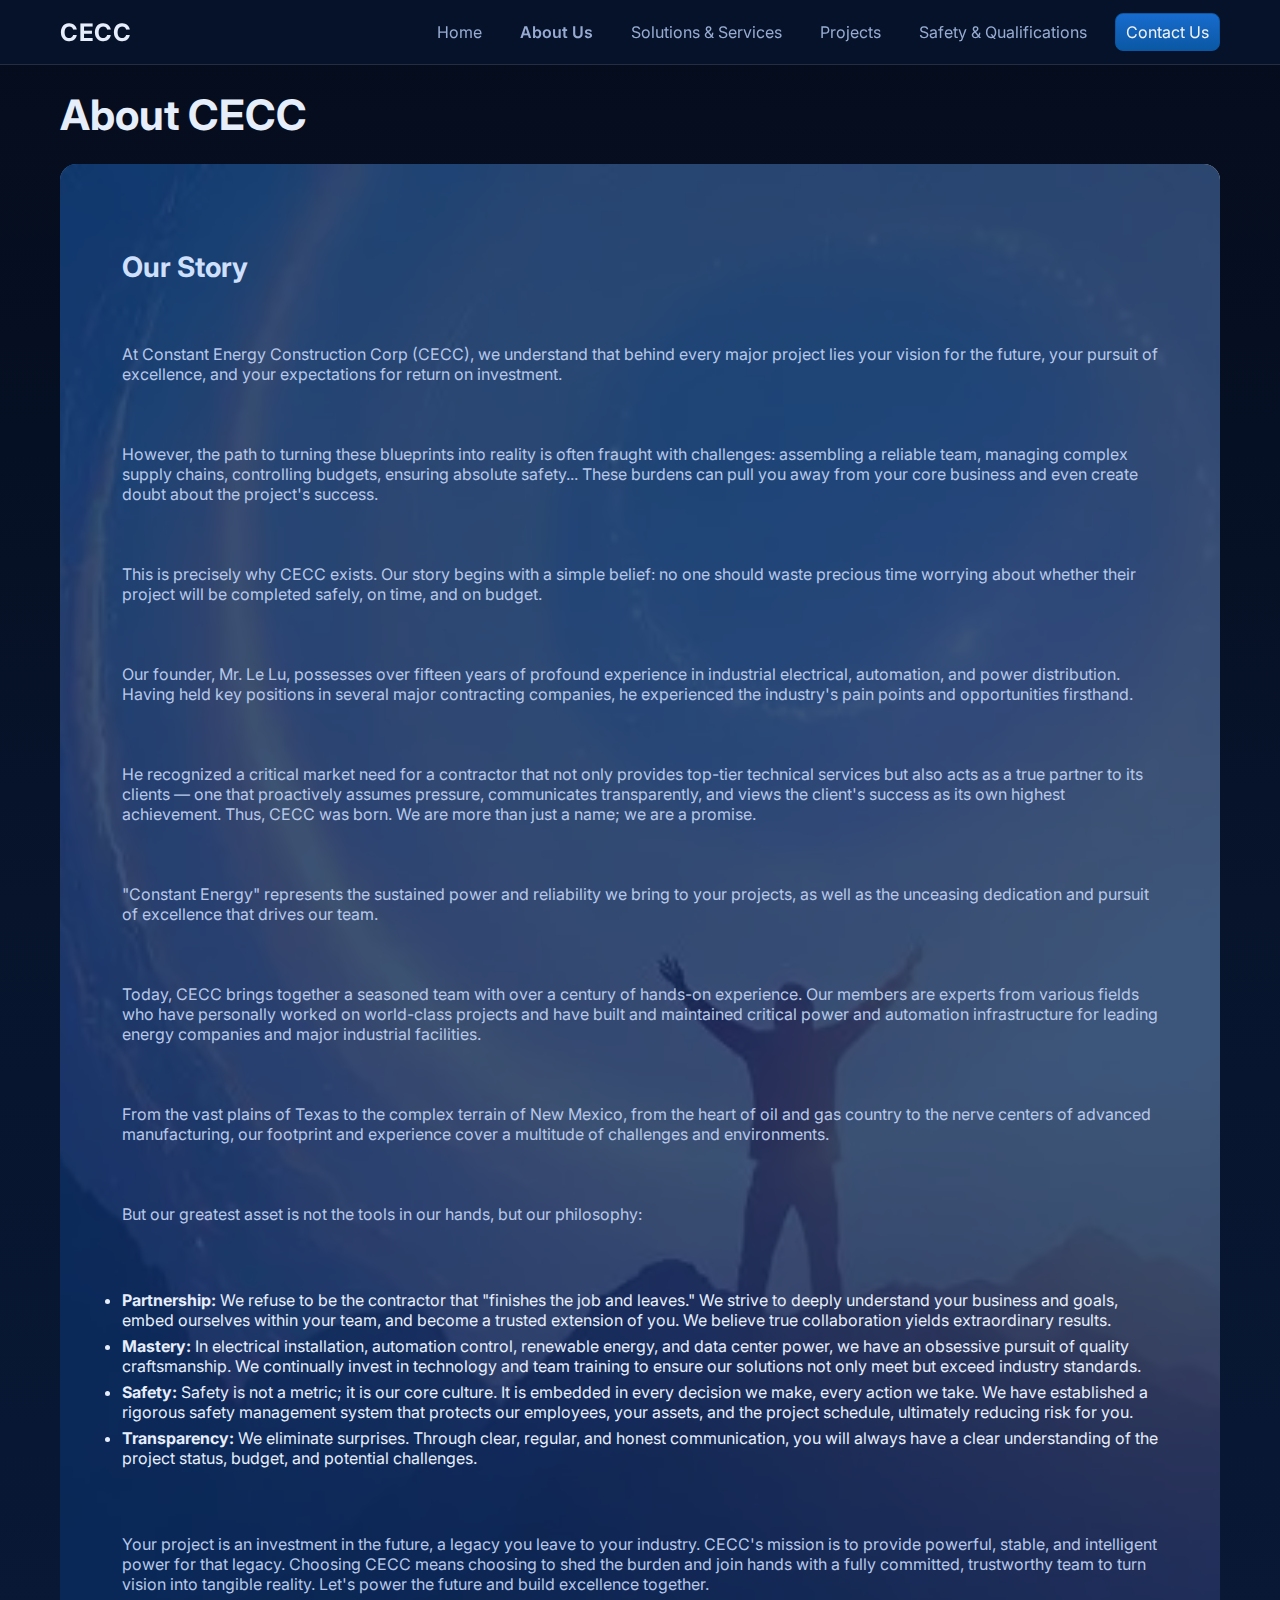
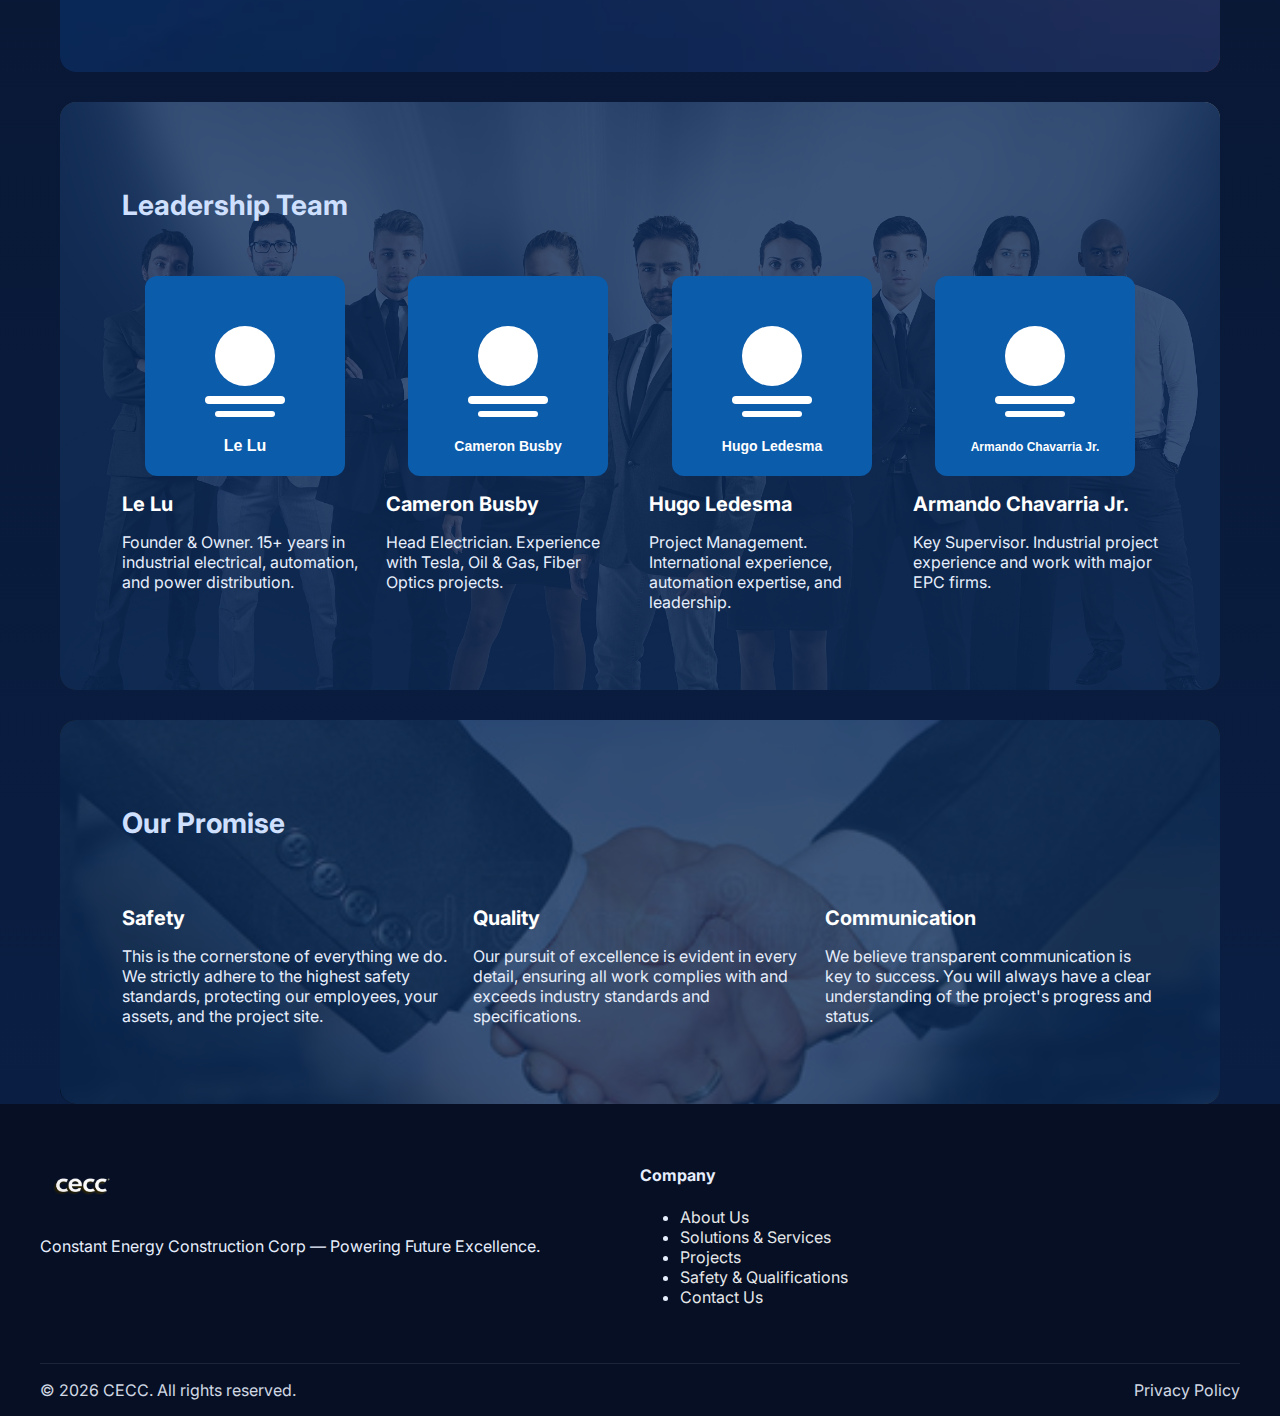
<file: about.html>
<!DOCTYPE html>
<html lang="en">
  <head>
    <meta charset="UTF-8" />
    <meta name="viewport" content="width=device-width, initial-scale=1" />
    <title>About Us — CECC</title>
    <link href="https://fonts.googleapis.com/css2?family=Inter:wght@400;500;600;700;800&display=swap" rel="stylesheet" />
    <link rel="stylesheet" href="assets/css/style.css" />
  </head>
  <body class="about-page">
    <header class="site-header">
      <div class="container header-inner">
        <a class="brand" href="index.html">
          <span>CECC</span>
        </a>
        <nav class="site-nav">
          <a href="index.html">Home</a>
          <a class="active" href="about.html">About Us</a>
          <a href="services.html">Solutions &amp; Services</a>
          <a href="projects.html">Projects</a>
          <a href="safety.html">Safety &amp; Qualifications</a>
          <a href="contact.html" class="btn btn-primary">Contact Us</a>
        </nav>
        <button class="nav-toggle" aria-label="Open Menu">☰</button>
      </div>
    </header>

    <main class="container page">
      <h1>About CECC</h1>
      <section class="story-section">
        <div class="story-bg">
          <h2>Our Story</h2>
          <p>At Constant Energy Construction Corp (CECC), we understand that behind every major project lies your vision for the future, your pursuit of excellence, and your expectations for return on investment.</p>
        <p>However, the path to turning these blueprints into reality is often fraught with challenges: assembling a reliable team, managing complex supply chains, controlling budgets, ensuring absolute safety... These burdens can pull you away from your core business and even create doubt about the project's success.</p>
        <p>This is precisely why CECC exists. Our story begins with a simple belief: no one should waste precious time worrying about whether their project will be completed safely, on time, and on budget.</p>
        <p>Our founder, Mr. Le Lu, possesses over fifteen years of profound experience in industrial electrical, automation, and power distribution. Having held key positions in several major contracting companies, he experienced the industry's pain points and opportunities firsthand.</p>
        <p>He recognized a critical market need for a contractor that not only provides top-tier technical services but also acts as a true partner to its clients — one that proactively assumes pressure, communicates transparently, and views the client's success as its own highest achievement. Thus, CECC was born. We are more than just a name; we are a promise.</p>
        <p>"Constant Energy" represents the sustained power and reliability we bring to your projects, as well as the unceasing dedication and pursuit of excellence that drives our team.</p>
        <p>Today, CECC brings together a seasoned team with over a century of hands-on experience. Our members are experts from various fields who have personally worked on world-class projects and have built and maintained critical power and automation infrastructure for leading energy companies and major industrial facilities.</p>
        <p>From the vast plains of Texas to the complex terrain of New Mexico, from the heart of oil and gas country to the nerve centers of advanced manufacturing, our footprint and experience cover a multitude of challenges and environments.</p>
        <p>But our greatest asset is not the tools in our hands, but our philosophy:</p>
        <ul class="bullets">
          <li><strong>Partnership:</strong> We refuse to be the contractor that "finishes the job and leaves." We strive to deeply understand your business and goals, embed ourselves within your team, and become a trusted extension of you. We believe true collaboration yields extraordinary results.</li>
          <li><strong>Mastery:</strong> In electrical installation, automation control, renewable energy, and data center power, we have an obsessive pursuit of quality craftsmanship. We continually invest in technology and team training to ensure our solutions not only meet but exceed industry standards.</li>
          <li><strong>Safety:</strong> Safety is not a metric; it is our core culture. It is embedded in every decision we make, every action we take. We have established a rigorous safety management system that protects our employees, your assets, and the project schedule, ultimately reducing risk for you.</li>
          <li><strong>Transparency:</strong> We eliminate surprises. Through clear, regular, and honest communication, you will always have a clear understanding of the project status, budget, and potential challenges.</li>
        </ul>
        <p>Your project is an investment in the future, a legacy you leave to your industry. CECC's mission is to provide powerful, stable, and intelligent power for that legacy. Choosing CECC means choosing to shed the burden and join hands with a fully committed, trustworthy team to turn vision into tangible reality. Let's power the future and build excellence together.</p>
      </section>

      <section class="leaders-section">
        <div class="story-bg">
          <h2>Leadership Team</h2>
                  <div class="grid leaders">
          <div class="leader">
            <img src="assets/img/about/avatar-le-lu.svg" alt="Le Lu" class="leader-avatar" />
            <h3>Le Lu</h3>
            <p>Founder &amp; Owner. 15+ years in industrial electrical, automation, and power distribution.</p>
          </div>
          <div class="leader">
            <img src="assets/img/about/avatar-cameron-busby.svg" alt="Cameron Busby" class="leader-avatar" />
            <h3>Cameron Busby</h3>
            <p>Head Electrician. Experience with Tesla, Oil &amp; Gas, Fiber Optics projects.</p>
          </div>
          <div class="leader">
            <img src="assets/img/about/avatar-hugo-ledesma.svg" alt="Hugo Ledesma" class="leader-avatar" />
            <h3>Hugo Ledesma</h3>
            <p>Project Management. International experience, automation expertise, and leadership.</p>
          </div>
          <div class="leader">
            <img src="assets/img/about/avatar-armando-chavarria.svg" alt="Armando Chavarria Jr." class="leader-avatar" />
            <h3>Armando Chavarria Jr.</h3>
            <p>Key Supervisor. Industrial project experience and work with major EPC firms.</p>
          </div>
        </div>
        </div>
      </section>

      <section class="promises-section">
        <div class="story-bg">
          <h2>Our Promise</h2>
          <div class="grid promises">
            <div class="promise"><h3>Safety</h3><p>This is the cornerstone of everything we do. We strictly adhere to the highest safety standards, protecting our employees, your assets, and the project site.</p></div>
            <div class="promise"><h3>Quality</h3><p>Our pursuit of excellence is evident in every detail, ensuring all work complies with and exceeds industry standards and specifications.</p></div>
            <div class="promise"><h3>Communication</h3><p>We believe transparent communication is key to success. You will always have a clear understanding of the project's progress and status.</p></div>
          </div>
        </div>
      </section>
    </main>

    <footer class="site-footer">
      <div class="container footer-grid">
        <div>
          <picture>
            <source srcset="assets/img/common/logo.jpg" type="image/jpeg" />
            <img src="assets/img/common/logo.svg" class="logo" alt="CECC" />
          </picture>
          <p>Constant Energy Construction Corp — Powering Future Excellence.</p>
        </div>
        <div>
          <h4>Company</h4>
          <ul>
            <li><a href="about.html">About Us</a></li>
            <li><a href="services.html">Solutions &amp; Services</a></li>
            <li><a href="projects.html">Projects</a></li>
            <li><a href="safety.html">Safety &amp; Qualifications</a></li>
            <li><a href="contact.html">Contact Us</a></li>
          </ul>
        </div>

      </div>
      <div class="container footer-bottom">
        <span>© <span id="year"></span> CECC. All rights reserved.</span>
        <a href="#">Privacy Policy</a>
      </div>
    </footer>

    <script src="assets/js/main.js"></script>
  </body>
  </html>
</file>
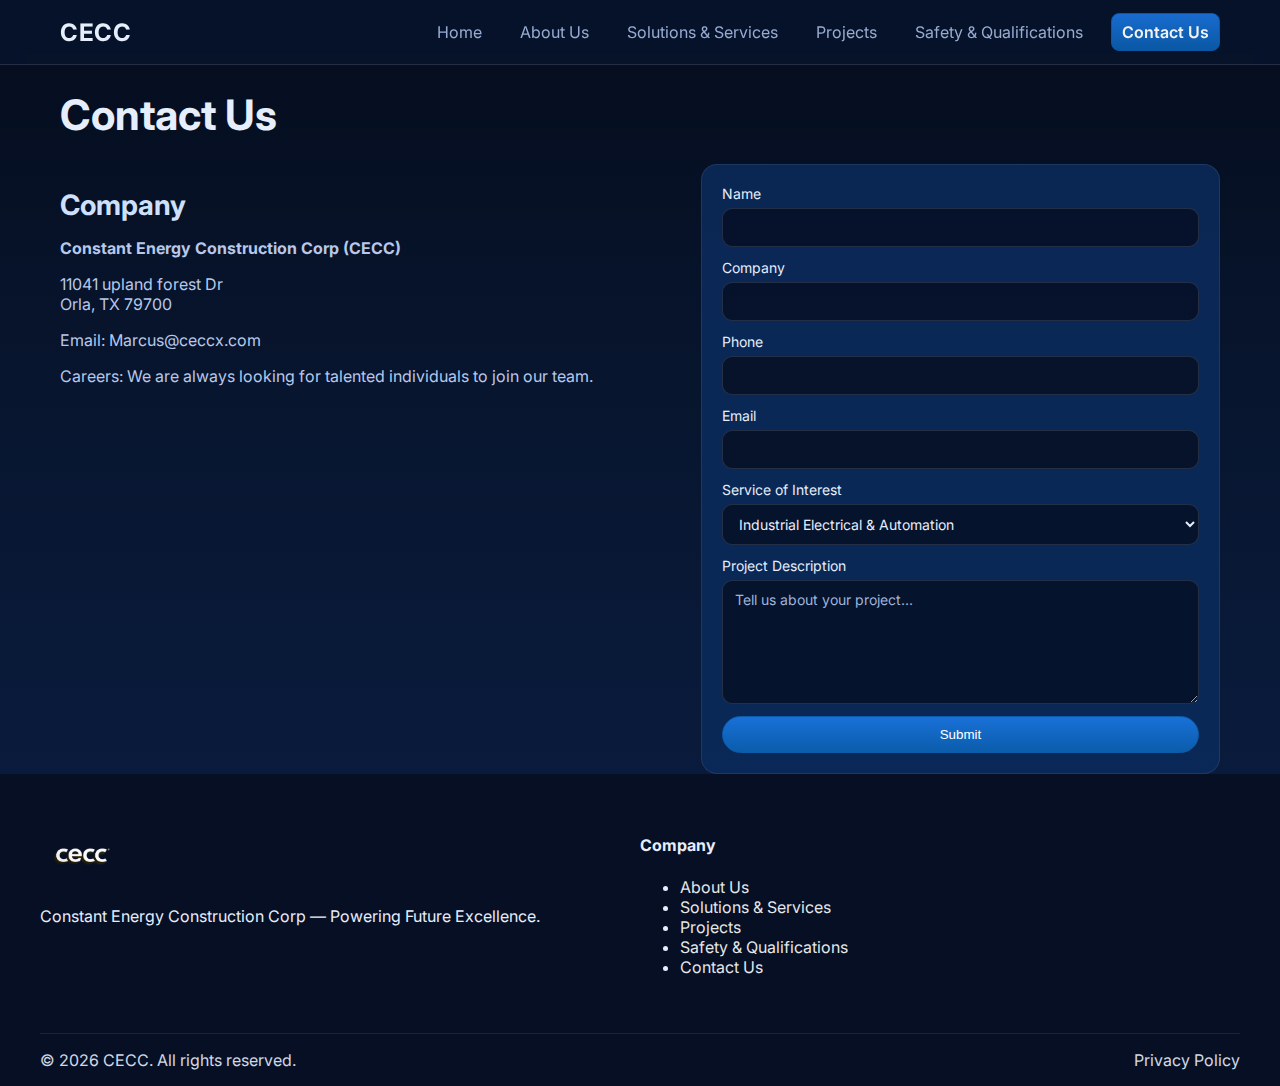
<file: contact.html>
<!DOCTYPE html>
<html lang="en">
  <head>
    <meta charset="UTF-8" />
    <meta name="viewport" content="width=device-width, initial-scale=1" />
    <title>Contact Us — CECC</title>
    <link href="https://fonts.googleapis.com/css2?family=Inter:wght@400;500;600;700;800&display=swap" rel="stylesheet" />
    <link rel="stylesheet" href="assets/css/style.css" />
  </head>
  <body>
    <header class="site-header">
      <div class="container header-inner">
        <a class="brand" href="index.html">
          <span>CECC</span>
        </a>
        <nav class="site-nav">
          <a href="index.html">Home</a>
          <a href="about.html">About Us</a>
          <a href="services.html">Solutions &amp; Services</a>
          <a href="projects.html">Projects</a>
          <a href="safety.html">Safety &amp; Qualifications</a>
          <a href="contact.html" class="btn btn-primary active">Contact Us</a>
        </nav>
        <button class="nav-toggle" aria-label="Open Menu">☰</button>
      </div>
    </header>

    <main class="container page">
      <h1>Contact Us</h1>
      <div class="grid contact">
        <div>
          <h2>Company</h2>
          <p><strong>Constant Energy Construction Corp (CECC)</strong></p>
          <p>11041 upland forest Dr<br>Orla, TX 79700</p>
          <p><a href="mailto:Marcus@ceccx.com">Email: Marcus@ceccx.com</a></p>
          <p>Careers: We are always looking for talented individuals to join our team.</p>
        </div>
        <form class="card contact-form" action="#" method="post">
          <label>
            <span>Name</span>
            <input type="text" name="name" required />
          </label>
          <label>
            <span>Company</span>
            <input type="text" name="company" />
          </label>
          <label>
            <span>Phone</span>
            <input type="tel" name="phone" />
          </label>
          <label>
            <span>Email</span>
            <input type="email" name="email" required />
          </label>
          <label>
            <span>Service of Interest</span>
            <select name="service">
              <option>Industrial Electrical &amp; Automation</option>
              <option>Energy &amp; Infrastructure</option>
              <option>Solar &amp; Renewable Energy</option>
              <option>Data Center Power Solutions</option>
              <option>Communications &amp; Fiber Optics</option>
            </select>
          </label>
          <label>
            <span>Project Description</span>
            <textarea name="description" rows="6" placeholder="Tell us about your project..."></textarea>
          </label>
          <button class="btn btn-primary" type="submit">Submit</button>
        </form>
      </div>
    </main>

    <footer class="site-footer">
      <div class="container footer-grid">
        <div>
          <picture>
            <source srcset="assets/img/common/logo.jpg" type="image/jpeg" />
            <img src="assets/img/common/logo.svg" class="logo" alt="CECC" />
          </picture>
          <p>Constant Energy Construction Corp — Powering Future Excellence.</p>
        </div>
        <div>
          <h4>Company</h4>
          <ul>
            <li><a href="about.html">About Us</a></li>
            <li><a href="services.html">Solutions &amp; Services</a></li>
            <li><a href="projects.html">Projects</a></li>
            <li><a href="safety.html">Safety &amp; Qualifications</a></li>
            <li><a href="contact.html">Contact Us</a></li>
          </ul>
        </div>

      </div>
      <div class="container footer-bottom">
        <span>© <span id="year"></span> CECC. All rights reserved.</span>
        <a href="#">Privacy Policy</a>
      </div>
    </footer>

    <script src="assets/js/main.js"></script>
  </body>
  </html>
</file>
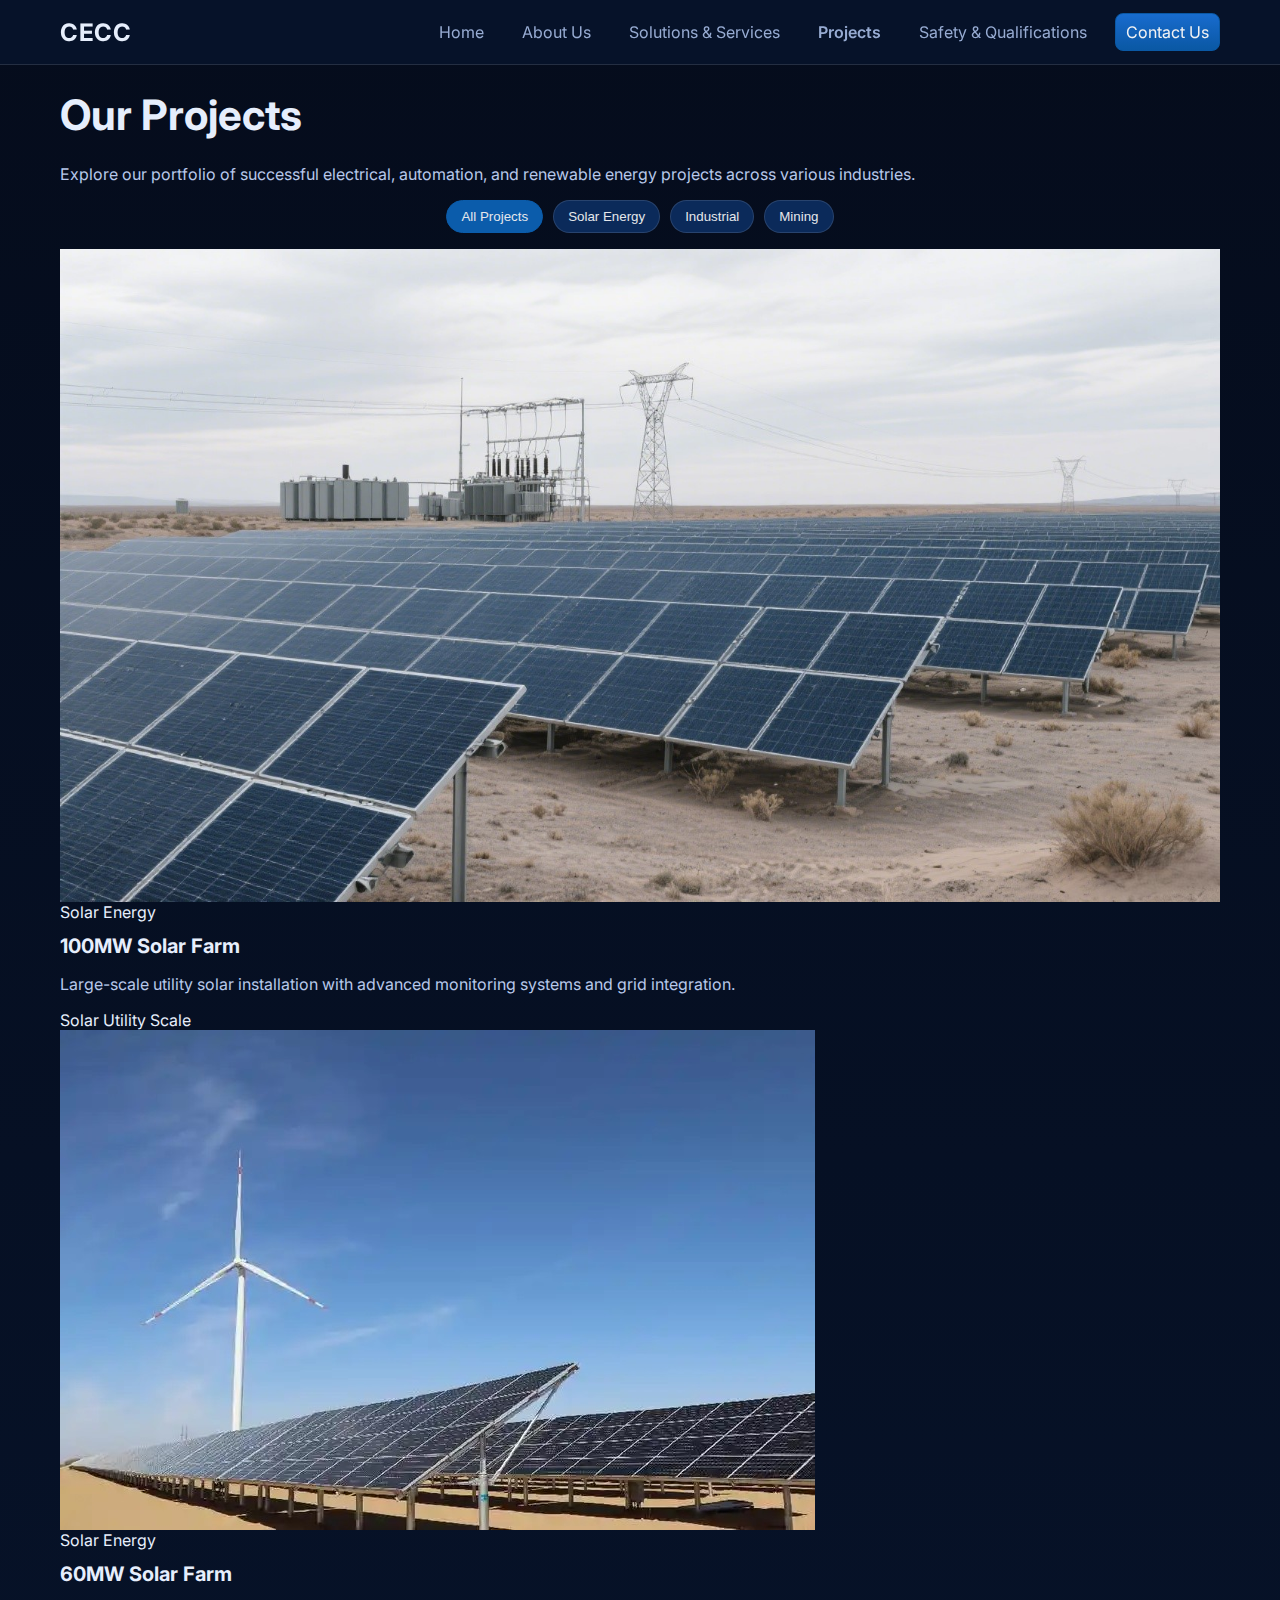
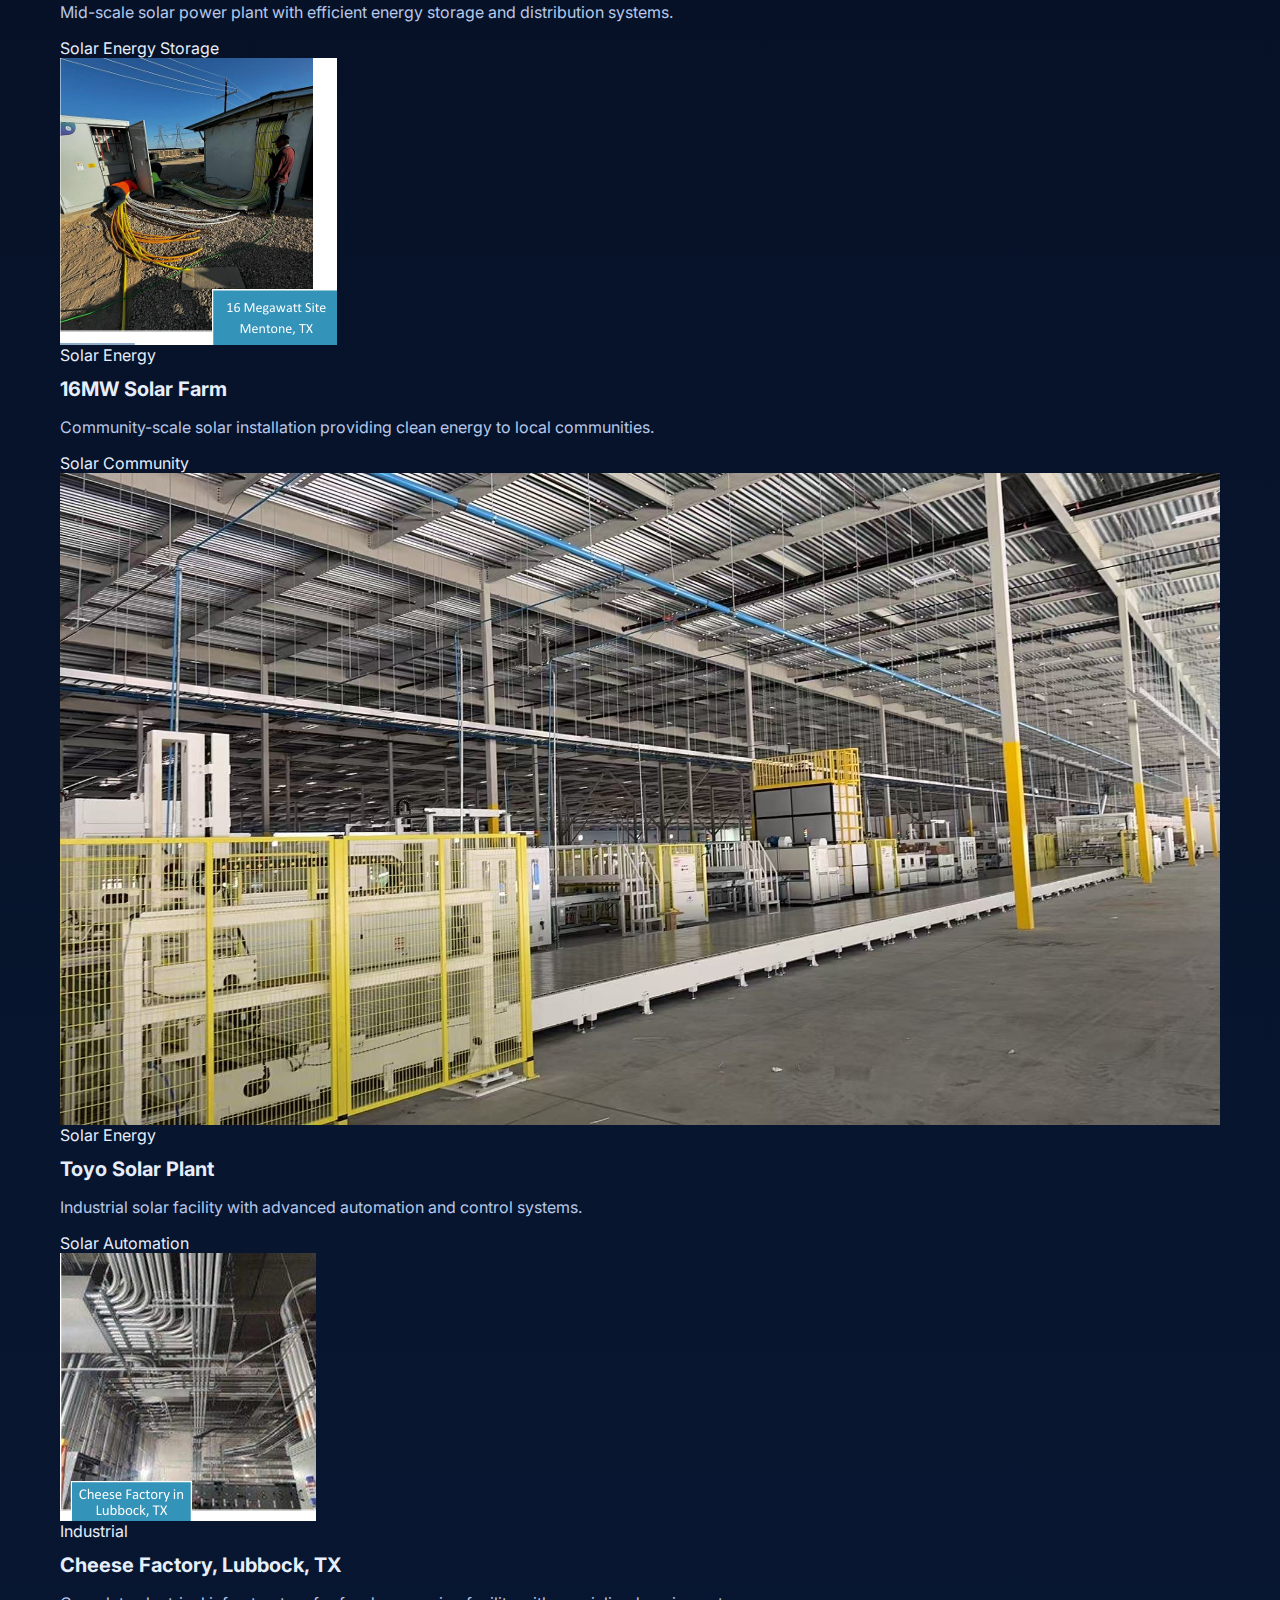
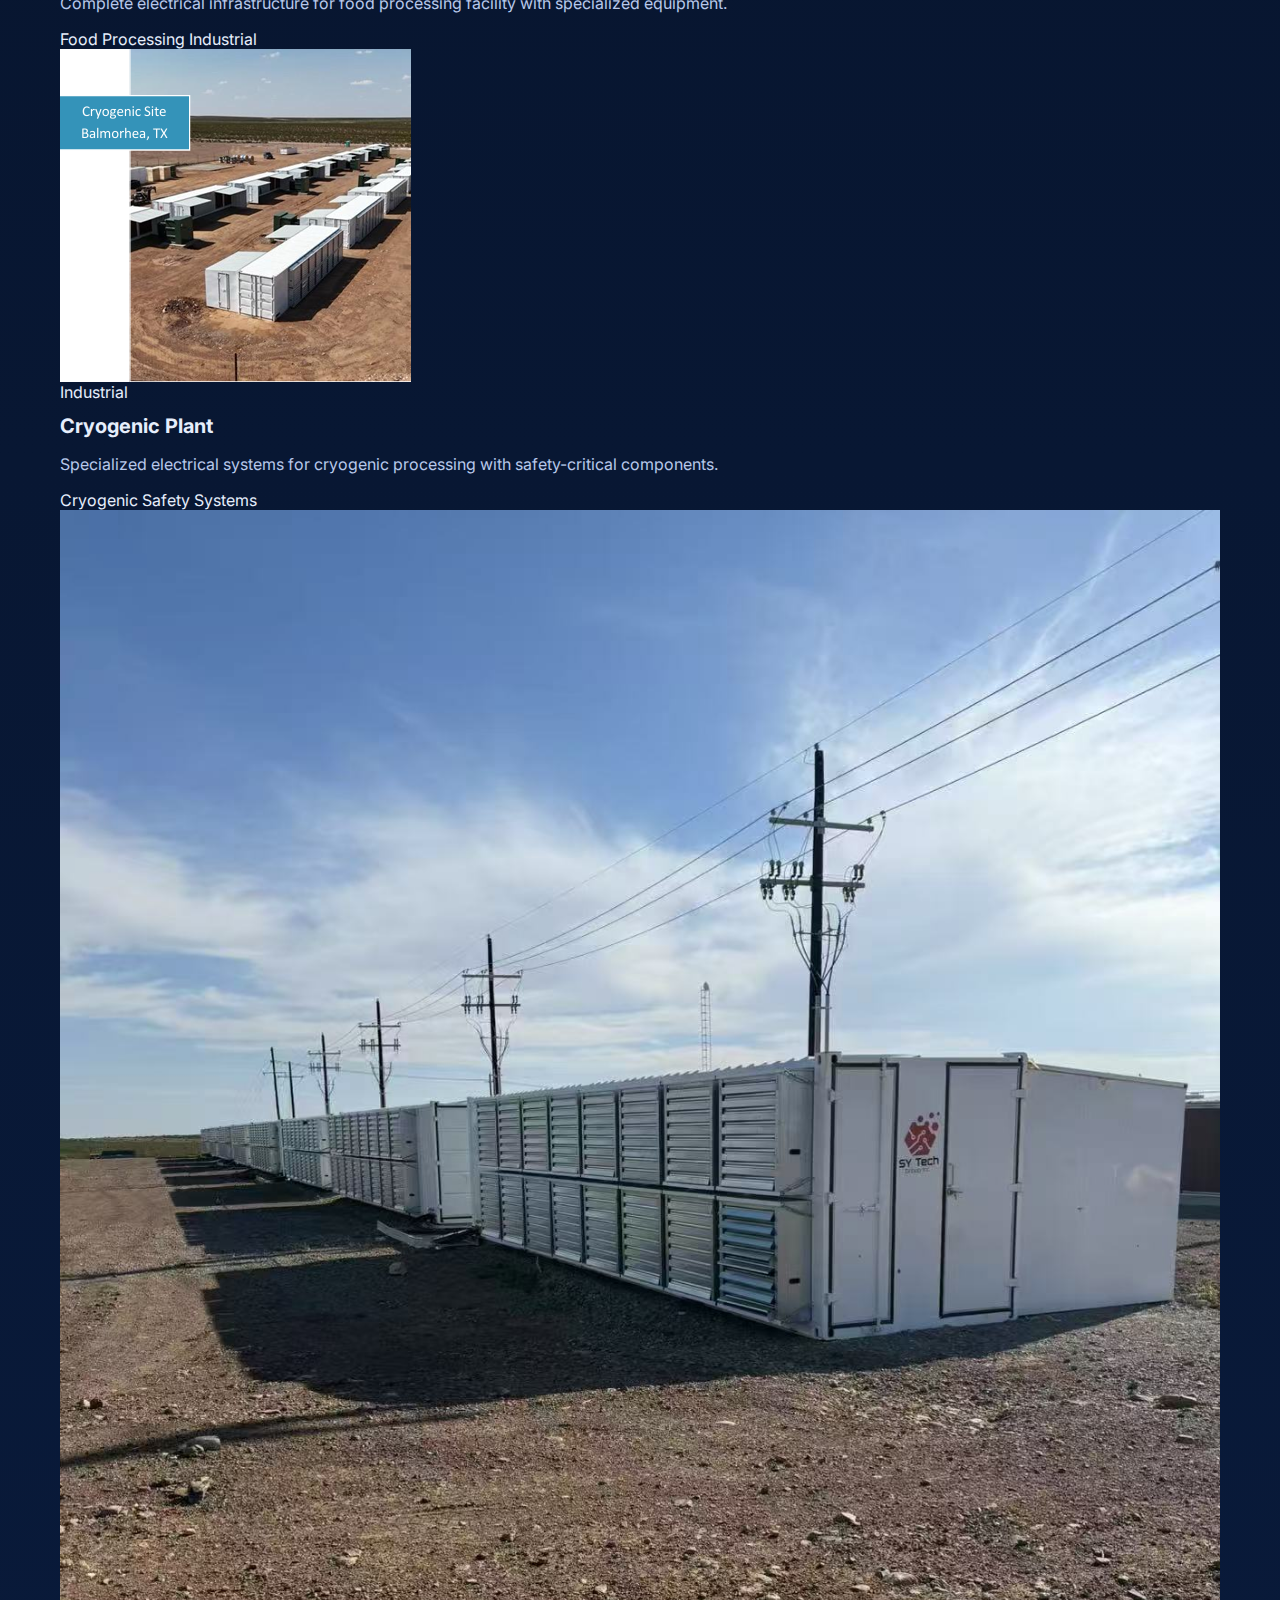
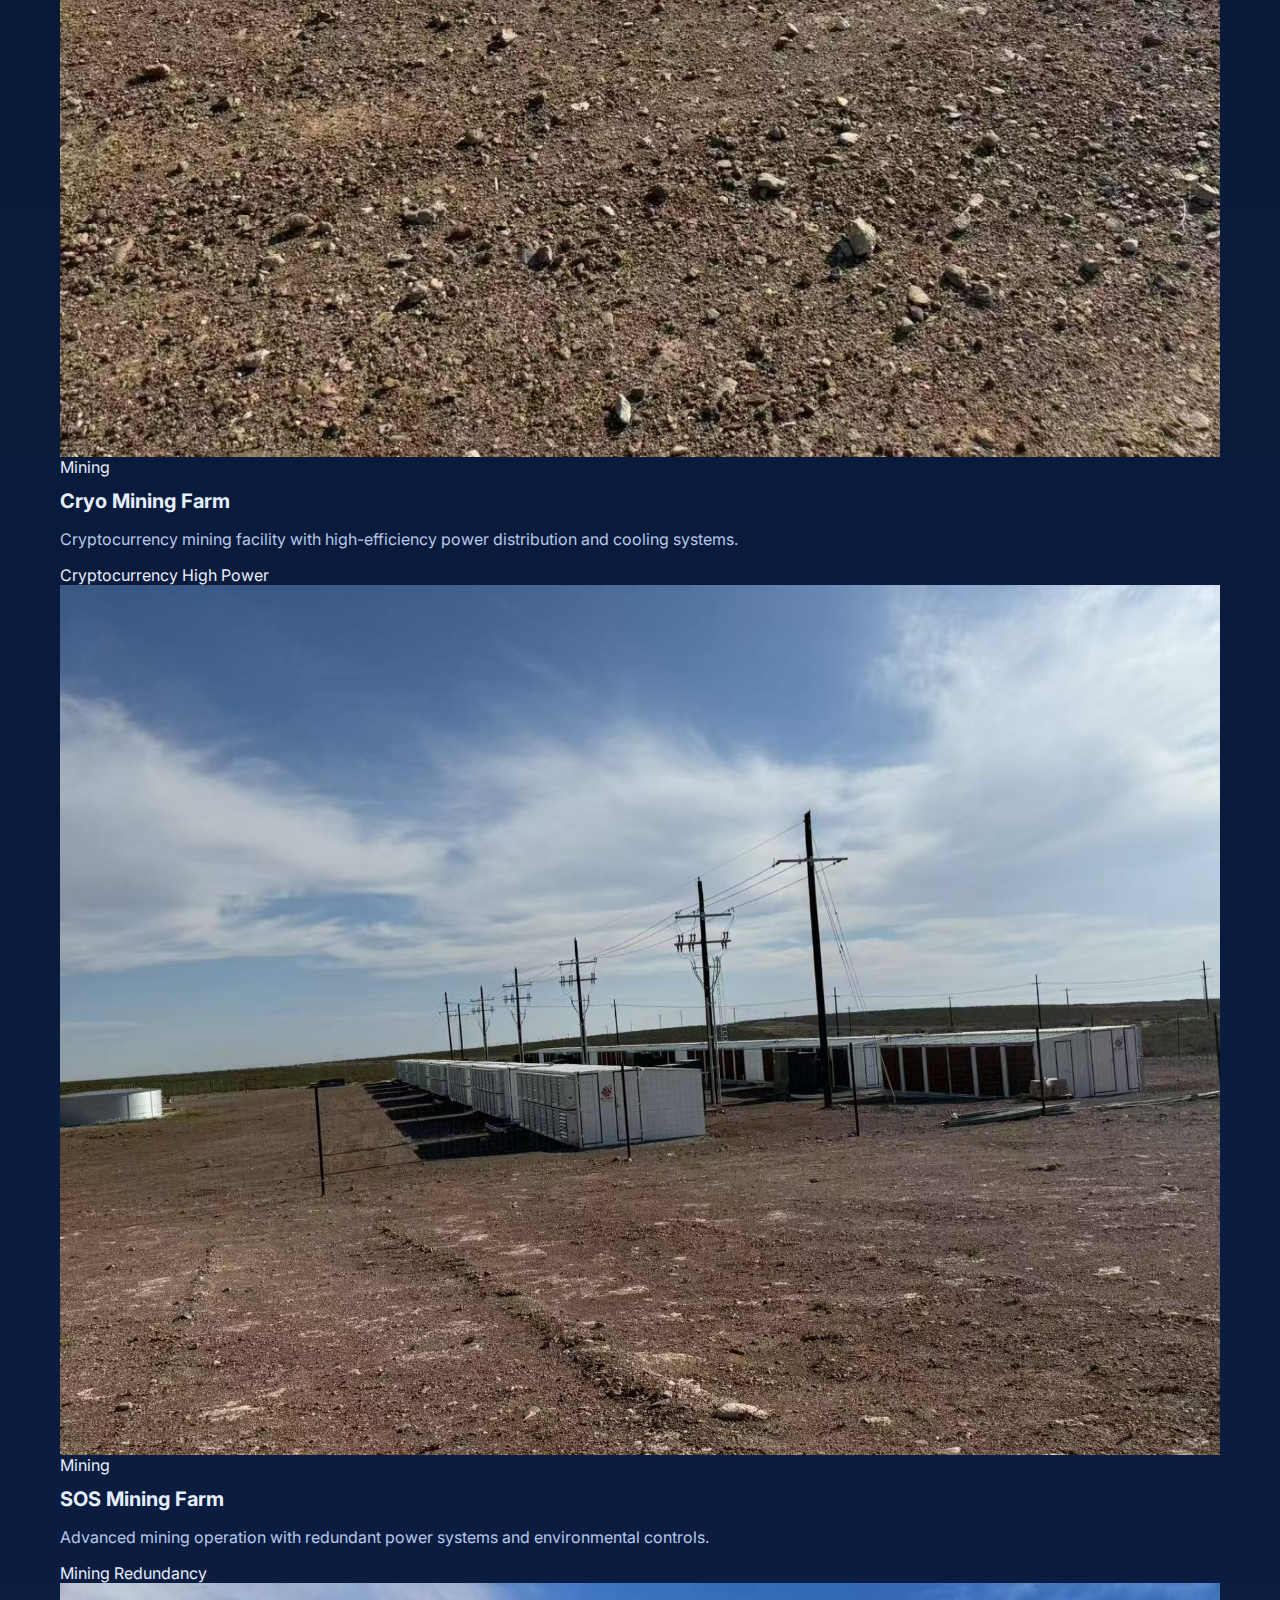
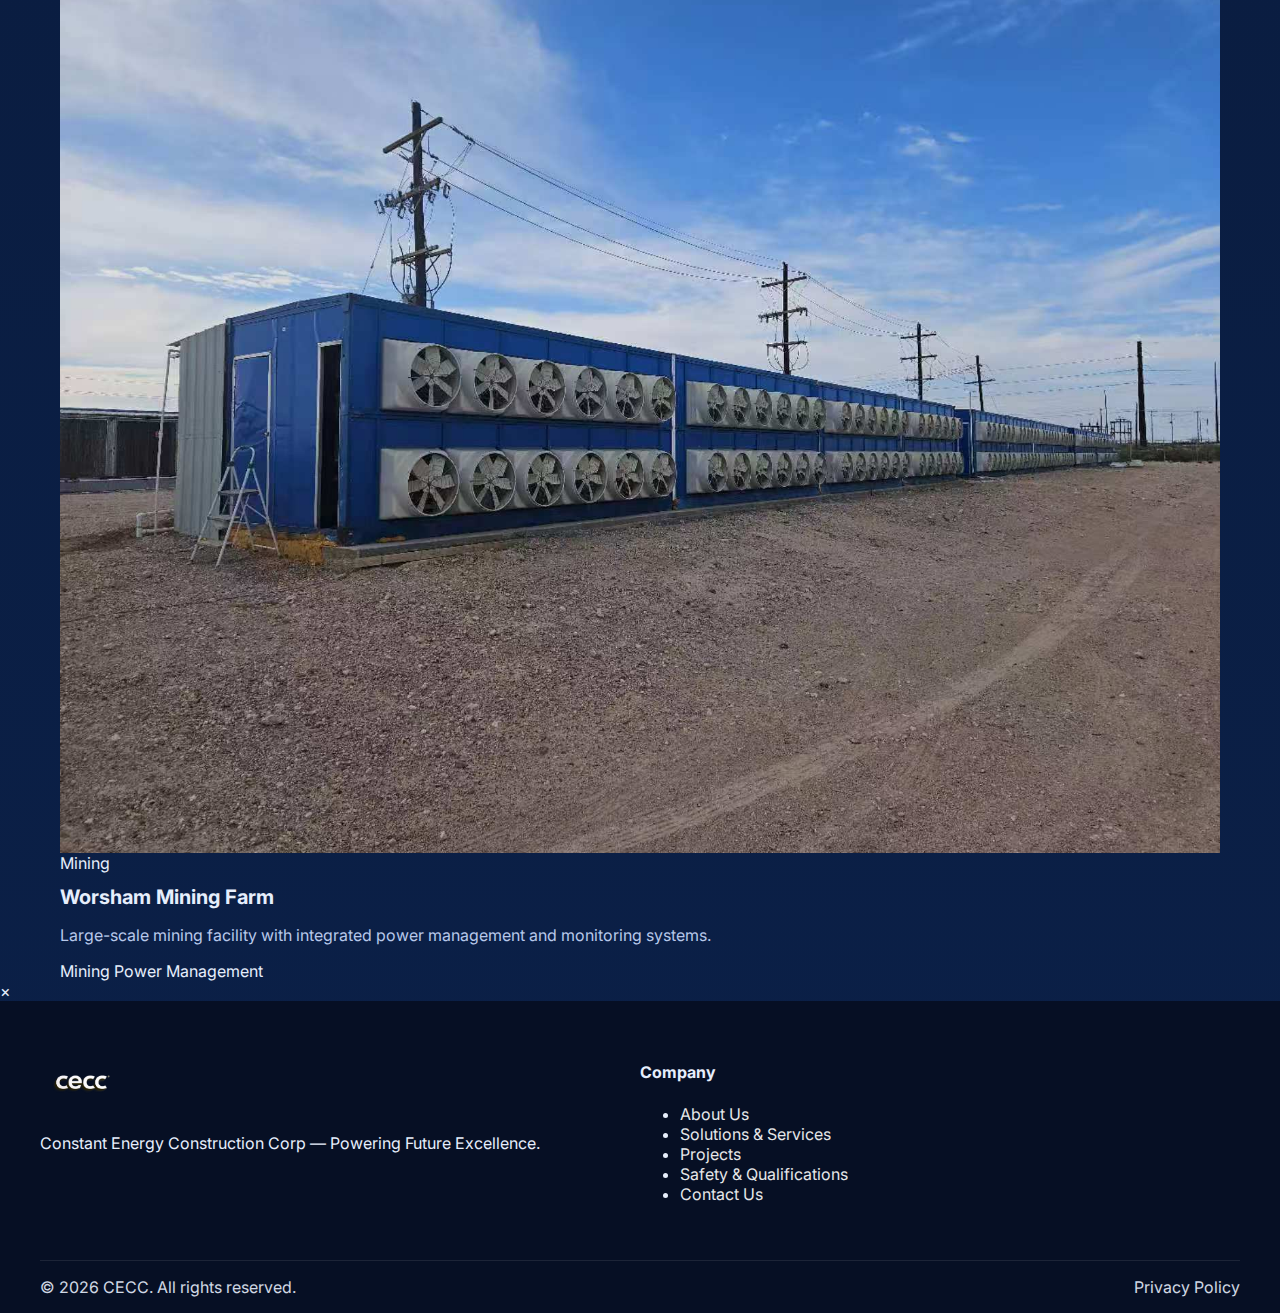
<file: projects.html>
<!DOCTYPE html>
<html lang="en">
  <head>
    <meta charset="UTF-8" />
    <meta name="viewport" content="width=device-width, initial-scale=1" />
    <title>Projects — CECC</title>
    <link href="https://fonts.googleapis.com/css2?family=Inter:wght@400;500;600;700;800&display=swap" rel="stylesheet" />
    <link rel="stylesheet" href="assets/css/style.css" />
  </head>
  <body class="projects-page">
    <header class="site-header">
      <div class="container header-inner">
        <a class="brand" href="index.html">
          <span>CECC</span>
        </a>
        <nav class="site-nav">
          <a href="index.html">Home</a>
          <a href="about.html">About Us</a>
          <a href="services.html">Solutions &amp; Services</a>
          <a class="active" href="projects.html">Projects</a>
          <a href="safety.html">Safety &amp; Qualifications</a>
          <a href="contact.html" class="btn btn-primary">Contact Us</a>
        </nav>
        <button class="nav-toggle" aria-label="Open Menu">☰</button>
      </div>
    </header>

    <main class="container page">
      <h1>Our Projects</h1>
      <p class="page-intro">Explore our portfolio of successful electrical, automation, and renewable energy projects across various industries.</p>
      
      <div class="filters">
        <button class="filter active" data-filter="all">All Projects</button>
        <button class="filter" data-filter="solar">Solar Energy</button>
        <button class="filter" data-filter="industrial">Industrial</button>
        <button class="filter" data-filter="mining">Mining</button>
      </div>

      <div class="projects-grid" id="projectGallery">
        <!-- Solar Projects -->
        <div class="project-card solar">
          <div class="project-image">
            <img src="assets/img/projects/100w Megawatt Site.jpg" alt="100MW Solar Farm" class="project-img" />
            <div class="project-overlay">
              <span class="project-category">Solar Energy</span>
            </div>
          </div>
          <div class="project-content">
            <h3>100MW Solar Farm</h3>
            <p>Large-scale utility solar installation with advanced monitoring systems and grid integration.</p>
            <div class="project-tags">
              <span class="tag">Solar</span>
              <span class="tag">Utility Scale</span>
            </div>
          </div>
        </div>

        <div class="project-card solar">
          <div class="project-image">
            <img src="assets/img/projects/60w Megawatt Site.jpg" alt="60MW Solar Farm" class="project-img" />
            <div class="project-overlay">
              <span class="project-category">Solar Energy</span>
            </div>
          </div>
          <div class="project-content">
            <h3>60MW Solar Farm</h3>
            <p>Mid-scale solar power plant with efficient energy storage and distribution systems.</p>
            <div class="project-tags">
              <span class="tag">Solar</span>
              <span class="tag">Energy Storage</span>
            </div>
          </div>
        </div>

        <div class="project-card solar">
          <div class="project-image">
            <img src="assets/img/projects/16w Megawatt Site.jpg" alt="16MW Solar Farm" class="project-img" />
            <div class="project-overlay">
              <span class="project-category">Solar Energy</span>
            </div>
          </div>
          <div class="project-content">
            <h3>16MW Solar Farm</h3>
            <p>Community-scale solar installation providing clean energy to local communities.</p>
            <div class="project-tags">
              <span class="tag">Solar</span>
              <span class="tag">Community</span>
            </div>
          </div>
        </div>

        <div class="project-card solar">
          <div class="project-image">
            <img src="assets/img/projects/Toyo Solar Plant.jpg" alt="Toyo Solar Plant" class="project-img" />
            <div class="project-overlay">
              <span class="project-category">Solar Energy</span>
            </div>
          </div>
          <div class="project-content">
            <h3>Toyo Solar Plant</h3>
            <p>Industrial solar facility with advanced automation and control systems.</p>
            <div class="project-tags">
              <span class="tag">Solar</span>
              <span class="tag">Automation</span>
            </div>
          </div>
        </div>

        <!-- Industrial Projects -->
        <div class="project-card industrial">
          <div class="project-image">
            <img src="assets/img/projects/Cheese Factory in lubbock.jpg" alt="Cheese Factory, Lubbock, TX" class="project-img" />
            <div class="project-overlay">
              <span class="project-category">Industrial</span>
            </div>
          </div>
          <div class="project-content">
            <h3>Cheese Factory, Lubbock, TX</h3>
            <p>Complete electrical infrastructure for food processing facility with specialized equipment.</p>
            <div class="project-tags">
              <span class="tag">Food Processing</span>
              <span class="tag">Industrial</span>
            </div>
          </div>
        </div>

        <div class="project-card industrial">
          <div class="project-image">
            <img src="assets/img/projects/Cryogenic Site.jpg" alt="Cryogenic Plant" class="project-img" />
            <div class="project-overlay">
              <span class="project-category">Industrial</span>
            </div>
          </div>
          <div class="project-content">
            <h3>Cryogenic Plant</h3>
            <p>Specialized electrical systems for cryogenic processing with safety-critical components.</p>
            <div class="project-tags">
              <span class="tag">Cryogenic</span>
              <span class="tag">Safety Systems</span>
            </div>
          </div>
        </div>

        <!-- Mining Projects -->
        <div class="project-card mining">
          <div class="project-image">
            <img src="assets/img/projects/Cryo Mining Farm.jpg" alt="Cryo Mining Farm" class="project-img" />
            <div class="project-overlay">
              <span class="project-category">Mining</span>
            </div>
          </div>
          <div class="project-content">
            <h3>Cryo Mining Farm</h3>
            <p>Cryptocurrency mining facility with high-efficiency power distribution and cooling systems.</p>
            <div class="project-tags">
              <span class="tag">Cryptocurrency</span>
              <span class="tag">High Power</span>
            </div>
          </div>
        </div>

        <div class="project-card mining">
          <div class="project-image">
            <img src="assets/img/projects/SOS Mining Farm.jpg" alt="SOS Mining Farm" class="project-img" />
            <div class="project-overlay">
              <span class="project-category">Mining</span>
            </div>
          </div>
          <div class="project-content">
            <h3>SOS Mining Farm</h3>
            <p>Advanced mining operation with redundant power systems and environmental controls.</p>
            <div class="project-tags">
              <span class="tag">Mining</span>
              <span class="tag">Redundancy</span>
            </div>
          </div>
        </div>

        <div class="project-card mining">
          <div class="project-image">
            <img src="assets/img/projects/Worsham Mining Farm.jpg" alt="Worsham Mining Farm" class="project-img" />
            <div class="project-overlay">
              <span class="project-category">Mining</span>
            </div>
          </div>
          <div class="project-content">
            <h3>Worsham Mining Farm</h3>
            <p>Large-scale mining facility with integrated power management and monitoring systems.</p>
            <div class="project-tags">
              <span class="tag">Mining</span>
              <span class="tag">Power Management</span>
            </div>
          </div>
        </div>
      </div>
    </main>

    <!-- 图片放大模态框 -->
    <div id="imageModal" class="modal">
      <span class="close">&times;</span>
      <img class="modal-content" id="modalImage">
      <div id="caption"></div>
    </div>

    <footer class="site-footer">
      <div class="container footer-grid">
        <div>
          <picture>
            <source srcset="assets/img/common/logo.jpg" type="image/jpeg" />
            <img src="assets/img/common/logo.svg" class="logo" alt="CECC" />
          </picture>
          <p>Constant Energy Construction Corp — Powering Future Excellence.</p>
        </div>
        <div>
          <h4>Company</h4>
          <ul>
            <li><a href="about.html">About Us</a></li>
            <li><a href="services.html">Solutions &amp; Services</a></li>
            <li><a href="projects.html">Projects</a></li>
            <li><a href="safety.html">Safety &amp; Qualifications</a></li>
            <li><a href="contact.html">Contact Us</a></li>
          </ul>
        </div>
      </div>
      <div class="container footer-bottom">
        <span>© <span id="year"></span> CECC. All rights reserved.</span>
        <a href="#">Privacy Policy</a>
      </div>
    </footer>

    <script src="assets/js/main.js"></script>
  </body>
</html>
</file>
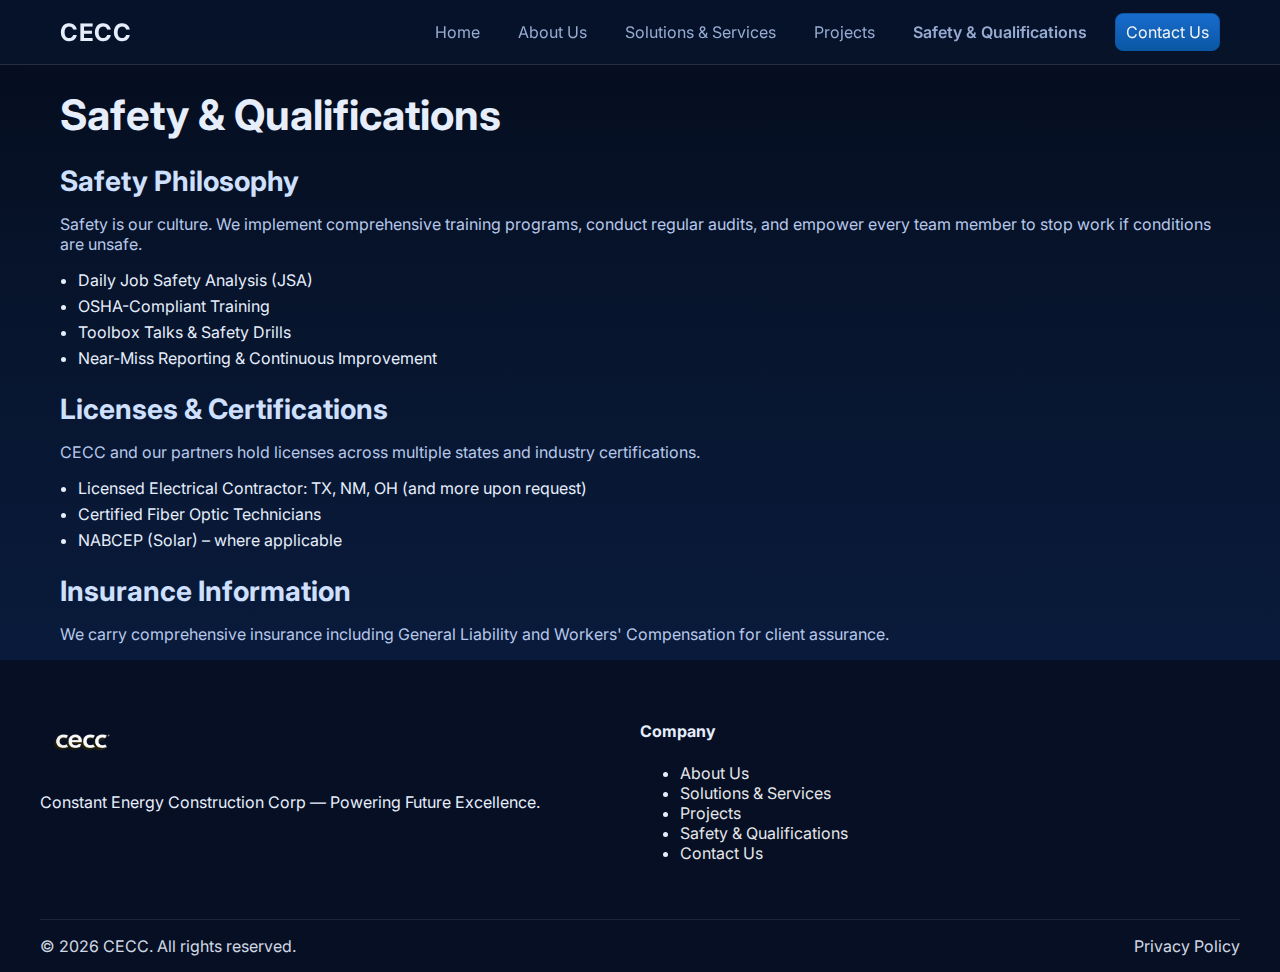
<file: safety.html>
<!DOCTYPE html>
<html lang="en">
  <head>
    <meta charset="UTF-8" />
    <meta name="viewport" content="width=device-width, initial-scale=1" />
    <title>Safety &amp; Qualifications — CECC</title>
    <link href="https://fonts.googleapis.com/css2?family=Inter:wght@400;500;600;700;800&display=swap" rel="stylesheet" />
    <link rel="stylesheet" href="assets/css/style.css" />
  </head>
  <body>
    <header class="site-header">
      <div class="container header-inner">
        <a class="brand" href="index.html">
          <span>CECC</span>
        </a>
        <nav class="site-nav">
          <a href="index.html">Home</a>
          <a href="about.html">About Us</a>
          <a href="services.html">Solutions &amp; Services</a>
          <a href="projects.html">Projects</a>
          <a class="active" href="safety.html">Safety &amp; Qualifications</a>
          <a href="contact.html" class="btn btn-primary">Contact Us</a>
        </nav>
        <button class="nav-toggle" aria-label="Open Menu">☰</button>
      </div>
    </header>

    <main class="container page">
      <h1>Safety &amp; Qualifications</h1>
      <section>
        <h2>Safety Philosophy</h2>
        <p>Safety is our culture. We implement comprehensive training programs, conduct regular audits, and empower every team member to stop work if conditions are unsafe.</p>
        <ul class="bullets">
          <li>Daily Job Safety Analysis (JSA)</li>
          <li>OSHA-Compliant Training</li>
          <li>Toolbox Talks &amp; Safety Drills</li>
          <li>Near-Miss Reporting &amp; Continuous Improvement</li>
        </ul>
      </section>

      <section>
        <h2>Licenses &amp; Certifications</h2>
        <p>CECC and our partners hold licenses across multiple states and industry certifications.</p>
        <ul class="bullets">
          <li>Licensed Electrical Contractor: TX, NM, OH (and more upon request)</li>
          <li>Certified Fiber Optic Technicians</li>
          <li>NABCEP (Solar) – where applicable</li>
        </ul>
      </section>

      <section>
        <h2>Insurance Information</h2>
        <p>We carry comprehensive insurance including General Liability and Workers' Compensation for client assurance.</p>
      </section>
    </main>

    <footer class="site-footer">
      <div class="container footer-grid">
        <div>
          <picture>
            <source srcset="assets/img/logo.jpg" type="image/jpeg" />
            <img src="assets/img/logo.svg" class="logo" alt="CECC" />
          </picture>
          <p>Constant Energy Construction Corp — Powering Future Excellence.</p>
        </div>
        <div>
          <h4>Company</h4>
          <ul>
            <li><a href="about.html">About Us</a></li>
            <li><a href="services.html">Solutions &amp; Services</a></li>
            <li><a href="projects.html">Projects</a></li>
            <li><a href="safety.html">Safety &amp; Qualifications</a></li>
            <li><a href="contact.html">Contact Us</a></li>
          </ul>
        </div>

      </div>
      <div class="container footer-bottom">
        <span>© <span id="year"></span> CECC. All rights reserved.</span>
        <a href="#">Privacy Policy</a>
      </div>
    </footer>

    <script src="assets/js/main.js"></script>
  </body>
  </html>
</file>
<file: assets/css/style.css>
* { box-sizing: border-box; }
html, body { margin: 0; padding: 0; font-family: Inter, system-ui, -apple-system, Segoe UI, Roboto, Arial, sans-serif; color: #0a0a0a; background: linear-gradient(180deg, #050c1c 0%, #07142c 30%, #0b2048 100%); }
img { max-width: 100%; display: block; }
a { color: inherit; text-decoration: none; }

 :root { --brand: #0b5cab; --brand-600: #0b5cab; --brand-700: #094f93; --ink: #0a0a0a; --muted: #555; --line: #eee; --bg-subtle: #f6f7f9; }

.container { width: 100%; max-width: 1200px; margin: 0 auto; padding: 0 20px; }
.site-header { position: sticky; top: 0; background: rgba(7,20,44,0.85); backdrop-filter: blur(10px); border-bottom: 1px solid rgba(255,255,255,0.08); z-index: 50; color: #fff; }
.header-inner { display: flex; align-items: center; justify-content: space-between; height: 64px; }
.brand { display: flex; align-items: center; gap: 10px; font-weight: 700; letter-spacing: 0.5px; color: #e6eefc; font-size: 24px; }
.brand .logo { width: 28px; height: 28px; }
.site-nav { display: flex; align-items: center; gap: 18px; }
.site-nav a { padding: 8px 10px; border-radius: 8px; color: #e6eefc; opacity: 0.9; }
.site-nav a:hover { opacity: 1; }
.site-nav .btn.btn-primary { color: #fff; }
.site-nav a.active { font-weight: 600; }
.nav-dropdown { position: relative; }
.dropbtn { background: transparent; border: none; padding: 8px 10px; border-radius: 8px; font: inherit; cursor: pointer; color: #e6eefc; opacity: 0.9; }
.dropbtn:hover { opacity: 1; }
.dropdown-content { position: absolute; top: 40px; left: 0; background: #0b2a5a; border: 1px solid rgba(255,255,255,0.08); border-radius: 12px; padding: 8px; display: none; min-width: 280px; box-shadow: 0 20px 40px rgba(0,0,0,0.25); }
.nav-dropdown:hover .dropdown-content { display: block; }
.dropdown-content a { display: block; padding: 10px 12px; border-radius: 8px; color: #e6eefc; }
.dropdown-content a:hover { background: rgba(230,238,252,0.08); }
.nav-toggle { display: none; background: transparent; border: none; font-size: 20px; }

.btn { display: inline-block; padding: 10px 18px; border-radius: 999px; border: 1px solid var(--brand); transition: .2s ease; }
.btn-primary { background: linear-gradient(180deg, #1971d8 0%, #0b5cab 100%); color: #fff; border-color: #0b5cab; }
.btn-outline { background: transparent; color: var(--brand); border-color: var(--brand); }
.btn:hover { transform: translateY(-1px); box-shadow: 0 6px 16px rgba(0,0,0,0.08); }

.hero { position: relative; height: clamp(420px, 70vh, 760px); }
.hero picture, .hero img { width: 100%; height: 100%; object-fit: cover; }
.hero-overlay { position: absolute; inset: 0; display: grid; place-items: center; text-align: center; background: linear-gradient(180deg, rgba(5,12,28,0.72), rgba(5,12,28,0.35)); color: #fff; padding: 20px; }
.hero-logo { width: 84px; opacity: 0.9; margin-bottom: 12px; }
.hero h1 { font-size: clamp(32px, 5vw, 56px); margin: 10px 0; }
.hero p { font-size: clamp(16px, 2vw, 20px); opacity: 0.9; max-width: 820px; }
.hero-ctas { display: flex; gap: 12px; margin-top: 18px; flex-wrap: wrap; justify-content: center; }

/* removed decorative backgrounds for tagline and mid band */

.page h1 { font-size: 42px; margin: 24px 0; color: #e6eefc; }
.page h2 { font-size: 28px; margin: 24px 0 10px; color: #c9dcff; }
.page h3 { font-size: 20px; margin: 12px 0 8px; }
.page p { color: #b7c8ea; }

.intro { padding: 60px 0 20px; }
.intro-band {
  background-image: url('../img/tagline-bg.jpg');
  background-size: cover;
  background-position: center;
  background-repeat: no-repeat;
  position: relative;
  margin: 0;
  border-radius: 0;
}
.intro-band::before {
  content: '';
  position: absolute;
  inset: 0;
  background: rgba(11, 42, 90, 0.80);
  border-radius: 0;
}
.intro-band > .container { position: relative; z-index: 1; }
.stats { display: grid; grid-template-columns: repeat(4, 1fr); gap: 18px; padding: 30px 0; }
.stat { background: #0b2a5a; color: #e5e7eb; padding: 22px; border-radius: 14px; text-align: center; }
.stat strong { display: block; font-size: 28px; color: #fff; }
.stat span { color: #c7d2fe; }

.grid { display: grid; gap: 18px; }
.cards { grid-template-columns: repeat(4, 1fr); }
.card { background: #0b2a5a; color: #e5e7eb; border: 1px solid rgba(255,255,255,0.06); border-radius: 14px; padding: 18px; transition: .2s ease; }
.card:hover { transform: translateY(-3px); box-shadow: 0 10px 30px rgba(0,0,0,0.06); }
.leaders { grid-template-columns: repeat(4, 1fr); }
.promises { grid-template-columns: repeat(3, 1fr); }
.projects { grid-template-columns: repeat(3, 1fr); }
.gallery .card { padding: 0; overflow: hidden; }
.gallery figcaption { padding: 12px 14px; font-size: 14px; color: #c9d2f0; }

.services-highlight { padding: 20px 0 40px; }
.featured-projects { padding: 20px 0 40px; }
.cta { text-align: center; padding: 40px 0 80px; }

.site-footer { background: #060f24; color: #fff; margin-top: 40px; }
.site-footer { margin-top: 0; }
.footer-grid { display: grid; grid-template-columns: 2fr 1fr 1fr; gap: 20px; padding: 40px 0; }
.footer-grid a { color: #fff; opacity: 0.9; }

/* Service icons uniform size */
.service-icon {
  width: 256px;
  height: 256px;
  object-fit: cover;
  margin: 0 auto 12px;
  border-radius: 12px;
}

/* Intro section background */
.intro-bg {
  background-image: url('../img/tagline-bg.jpg');
  background-size: cover;
  background-position: center;
  background-repeat: no-repeat;
  padding: 40px;
  border-radius: 16px;
  position: relative;
}

.intro-bg::before {
  content: '';
  position: absolute;
  top: 0;
  left: 0;
  right: 0;
  bottom: 0;
  background: rgba(11, 42, 90, 0.8);
  border-radius: 16px;
  z-index: 1;
}

.intro-bg h2,
.intro-bg p {
  position: relative;
  z-index: 2;
}

/* Story section background */
.story-section {
  margin-bottom: 30px;
}

.story-bg {
  background-image: url('../img/story-bg.jpg');
  background-size: cover;
  background-position: center;
  background-repeat: no-repeat;
  padding: 40px;
  border-radius: 16px;
  position: relative;
}

.story-bg::before {
  content: '';
  position: absolute;
  top: 0;
  left: 0;
  right: 0;
  bottom: 0;
  background: rgba(11, 42, 90, 0.8);
  border-radius: 16px;
  z-index: 1;
}

.story-bg h2,
.story-bg p,
.story-bg ul,
.story-bg h3,
.story-bg li,
.story-bg div,
.story-bg span,
.story-bg a {
  position: relative;
  z-index: 2;
}

/* Service cards background */
.service-card {
  position: relative;
  overflow: hidden;
}

.service-bg {
  background-image: url('../img/service-bg.jpg');
  background-size: cover;
  background-position: center;
  background-repeat: no-repeat;
  padding: 0;
  border-radius: 12px;
  position: relative;
  width: 100%;
  height: 100%;
}

.service-bg::before {
  content: '';
  position: absolute;
  top: 0;
  left: 0;
  right: 0;
  bottom: 0;
  background: rgba(11, 42, 90, 0.9);
  border-radius: 12px;
  z-index: 1;
}

.service-bg > * { position: relative; z-index: 2; }

/* Make background clip to card size exactly */
.services-page .service-card { padding: 0; background: transparent; overflow: hidden; }
.service-card .service-bg { border-radius: 16px; overflow: hidden; height: 100%; }
.service-card .service-bg > * { padding: 22px 22px 22px 40px; }

/* Services: five different background images per card - high priority */
.services-page #industrial .service-bg {
  background-image: url('../img/service-industrial.jpg') !important;
}
.services-page #solar .service-bg {
  background-image: url('../img/service-solar.jpg') !important;
}
.services-page #datacenter .service-bg {
  background-image: url('../img/service-datacenter.jpg') !important;
}
.services-page #fiber .service-bg {
  background-image: url('../img/service-fiber.jpg') !important;
}
.services-page #infrastructure .service-bg {
  background-image: url('../img/service-infrastructure.jpg') !important;
}

/* About sections: make background fully overlap the card */
.about-page .story-section { padding: 0; background: transparent; overflow: hidden; margin-bottom: 30px; }
.about-page .leaders-section { padding: 0; background: transparent; overflow: hidden; margin-bottom: 30px; }
.about-page .promises-section { padding: 0; background: transparent; overflow: hidden; }
.about-page .story-section .story-bg { 
  background-image: url('../img/story-bg.jpg');
  border-radius: 16px; 
  overflow: hidden; 
  height: 100%; 
}
.about-page .leaders-section .story-bg { 
  background-image: url('../img/leaders-bg.jpg');
  border-radius: 16px; 
  overflow: hidden; 
  height: 100%; 
}
.about-page .promises-section .story-bg { 
  background-image: url('../img/promises-bg.jpg');
  border-radius: 16px; 
  overflow: hidden; 
  height: 100%; 
}
.about-page .story-section .story-bg > *,
.about-page .leaders-section .story-bg > *,
.about-page .promises-section .story-bg > * { padding: 22px; }

/* Improve readability for about page blocks */
.about-page .leaders .leader h3,
.about-page .leaders .leader p,
.about-page .promises .promise h3,
.about-page .promises .promise p { color: var(--text); }
.about-page .leaders .leader h3,
.about-page .promises .promise h3 { color: var(--text-strong); }

/* Ensure avatars appear above any overlays */
.about-page .leaders .leader-avatar { 
  position: relative; 
  z-index: 3; 
  width: 200px; 
  height: 200px; 
  border-radius: 12px; 
  margin: 0 auto 16px; 
  display: block; 
  object-fit: cover;
  object-position: center;
}

/* Force specific headings to white for clarity */
.about-page .leaders .leader h3,
.about-page .promises .promise h3 { color: #fff; }

/* Footer logo size adjustment */
.footer-grid .logo {
  width: 80px;
  height: auto;
}
.footer-bottom { display: flex; align-items: center; justify-content: space-between; padding: 16px 0; border-top: 1px solid rgba(255,255,255,0.1); opacity: 0.9; }
.socials img { width: 22px; height: 22px; }

.bullets { padding-left: 18px; }
.bullets li { margin: 6px 0; }

.contact { grid-template-columns: 1.2fr 1fr; align-items: start; }
.contact-form { display: grid; gap: 12px; }
.contact-form label { display: grid; gap: 6px; font-size: 14px; }
.contact-form input, .contact-form textarea, .contact-form select { padding: 10px 12px; border: 1px solid #ddd; border-radius: 10px; font: inherit; }

@media (max-width: 960px) {
  .cards { grid-template-columns: repeat(2, 1fr); }
  .leaders { grid-template-columns: repeat(2, 1fr); }
  .promises { grid-template-columns: 1fr; }
  .projects { grid-template-columns: repeat(2, 1fr); }
  .contact { grid-template-columns: 1fr; }
}
@media (max-width: 720px) {
  .site-nav { display: none; position: absolute; top: 64px; right: 20px; background: #0b2a5a; border: 1px solid rgba(255,255,255,0.12); padding: 10px; border-radius: 12px; flex-direction: column; gap: 8px; box-shadow: 0 20px 40px rgba(0,0,0,0.25); }
  .site-header.open .site-nav { display: flex; }
  .nav-toggle { display: block; }
  
  /* 移动端统计区域 - 一行显示四个 */
  .stats { 
    grid-template-columns: repeat(4, 1fr); 
    gap: 8px; 
    padding: 15px 0; 
  }
  .stat { 
    padding: 12px 8px; 
    text-align: center; 
  }
  .stat strong { font-size: 18px; }
  .stat span { font-size: 12px; }
  
  /* 移动端服务卡片 - 一行显示四个 */
  .services-highlight { 
    grid-template-columns: repeat(4, 1fr); 
    gap: 6px; 
  }
  .service-card .service-bg > * { 
    padding: 8px 4px; 
    text-align: center; 
  }
  
  /* 移动端服务图标调整 - 放大四倍 */
  .service-icon {
    width: 160px;
    height: 160px;
    margin: 0 auto 8px;
  }
  
  /* 移动端服务文字调整 - 缩小一倍 */
  .service-card h3 {
    font-size: 6px;
    margin-bottom: 2px;
  }
  
  .service-card p {
    font-size: 5px;
    line-height: 1.1;
  }
  
  .cards { grid-template-columns: 1fr; }
  .projects { grid-template-columns: 1fr; }
  .footer-grid { grid-template-columns: 1fr; }
  
  /* 移动端导航菜单样式 */
  .site-nav { 
    width: 250px; 
    right: 0; 
    top: 64px; 
    background: rgba(11, 42, 90, 0.95); 
    backdrop-filter: blur(10px);
  }
  
  /* 移动端按钮样式 */
  .btn { padding: 10px 16px; font-size: 14px; }
  
  /* 移动端容器间距 */
  .container { padding: 0 12px; }
  
  /* 移动端标题大小 - 缩小字体 */
  .page h1 { font-size: 28px; margin: 18px 0; }
  .page h2 { font-size: 22px; margin: 18px 0 8px; }
  
  /* 移动端英雄区域 */
  .hero { height: 50vh; }
  .hero h1 { font-size: 28px; }
  .hero p { font-size: 16px; }
  
  /* 移动端关于页面 */
  .about-page .leaders .leader-avatar { 
    width: 120px; 
    height: 120px; 
    margin-bottom: 12px; 
  }
  
  /* 移动端表单 */
  .contact-form input, 
  .contact-form textarea, 
  .contact-form select { 
    padding: 10px 14px; 
    font-size: 14px; 
  }
}


/* Page-specific enhancements */
.about-page .leaders img { width: 72px; height: 72px; border-radius: 50%; margin-bottom: 8px; }

.services-page .page { display: grid; grid-template-columns: repeat(2, 1fr); gap: 18px; }
.services-page h1 { grid-column: 1 / -1; }
.services-page .bullets li { color: #dbeafe; }

.projects-page .filters { display: flex; gap: 10px; justify-content: center; margin-bottom: 16px; }
.projects-page .filter { padding: 8px 14px; border: 1px solid rgba(255,255,255,0.12); border-radius: 999px; background: #0b2a5a; color: #e5e7eb; cursor: pointer; transition: .2s ease; }
.projects-page .filter.active, .projects-page .filter:hover { background: #0b5cab; border-color: #0b5cab; }
.gallery .card img { width: 100%; aspect-ratio: 4/3; object-fit: cover; }

@media (max-width: 960px) {
  .services-page .page { grid-template-columns: 1fr; }
}

/* 手机端专用样式 - 缩小各项内容，保持排版一致 */
@media (max-width: 480px) {
  .container { padding: 0 8px; }
  
  .hero { height: 45vh; }
  .hero h1 { font-size: 24px; }
  .hero p { font-size: 14px; }
  .hero-ctas { flex-direction: row; gap: 8px; flex-wrap: wrap; }
  
  .page h1 { font-size: 24px; }
  .page h2 { font-size: 20px; }
  
  /* 统计区域 - 一行四个，更紧凑 */
  .stats { 
    grid-template-columns: repeat(4, 1fr); 
    gap: 6px; 
    padding: 12px 0; 
  }
  .stat { 
    padding: 8px 4px; 
    text-align: center; 
  }
  .stat strong { font-size: 16px; }
  .stat span { font-size: 11px; }
  
  /* 服务卡片 - 一行四个，更紧凑 */
  .services-highlight { 
    grid-template-columns: repeat(4, 1fr); 
    gap: 4px; 
  }
  .service-card .service-bg > * { 
    padding: 6px 2px; 
    text-align: center; 
  }
  
  .cards { gap: 12px; }
  .card { padding: 16px; }
  
  .service-icon { 
    width: 128px; 
    height: 128px; 
    margin: 0 auto 6px; 
  }
  
  /* 服务文字进一步缩小 */
  .service-card h3 {
    font-size: 5.5px;
    margin-bottom: 1.5px;
  }
  
  .service-card p {
    font-size: 4.5px;
    line-height: 1.0;
  }
  
  .about-page .leaders .leader-avatar { 
    width: 80px; 
    height: 80px; 
    border-radius: 6px;
  }
  
  .footer-grid { gap: 16px; padding: 30px 0; }
  .footer-bottom { flex-direction: column; gap: 8px; text-align: center; }
}

/* 超小屏手机专用样式 */
@media (max-width: 360px) {
  .container { padding: 0 6px; }
  
  .hero { height: 40vh; }
  .hero h1 { font-size: 20px; }
  .hero p { font-size: 12px; }
  
  .page h1 { font-size: 20px; }
  .page h2 { font-size: 18px; }
  
  /* 统计区域 - 一行四个，极紧凑 */
  .stats { 
    grid-template-columns: repeat(4, 1fr); 
    gap: 4px; 
    padding: 10px 0; 
  }
  .stat { 
    padding: 6px 2px; 
    text-align: center; 
  }
  .stat strong { font-size: 14px; }
  .stat span { font-size: 10px; }
  
  /* 服务卡片 - 一行四个，极紧凑 */
  .services-highlight { 
    grid-template-columns: repeat(4, 1fr); 
    gap: 3px; 
  }
  .service-card .service-bg > * { 
    padding: 4px 1px; 
    text-align: center; 
  }
  
  .cards { gap: 8px; }
  .card { padding: 12px; }
  
  .service-icon { 
    width: 112px; 
    height: 112px; 
    margin: 0 auto 4px; 
  }
  
  /* 服务文字最小化 */
  .service-card h3 {
    font-size: 5px;
    margin-bottom: 1px;
  }
  
  .service-card p {
    font-size: 4px;
    line-height: 1.0;
  }
  
  .about-page .leaders .leader-avatar { 
    width: 60px; 
    height: 60px; 
  }
  
  .btn { padding: 8px 12px; font-size: 12px; }
}

/* 关于页面移动端特殊样式 */
@media (max-width: 720px) {
  .about-page .story-section .story-bg > *,
  .about-page .leaders-section .story-bg > *,
  .about-page .promises-section .story-bg > * {
    padding: 12px 8px;
  }
  
  .about-page .leaders .leader {
    margin-bottom: 12px;
    text-align: center;
  }
  
  .about-page .leaders .leader-avatar {
    width: 80px;
    height: 80px;
    margin: 0 auto 6px;
    display: block;
  }
  
  .about-page .promises .promise {
    margin-bottom: 12px;
    text-align: center;
  }
  
  /* 关于页面文字缩小 */
  .about-page h2 {
    font-size: 20px;
    margin-bottom: 8px;
  }
  
  .about-page p {
    font-size: 14px;
    line-height: 1.4;
  }
}

@media (max-width: 480px) {
  .about-page .story-section .story-bg > *,
  .about-page .leaders-section .story-bg > *,
  .about-page .promises-section .story-bg > * {
    padding: 8px 6px;
  }
  
  .about-page .leaders .leader-avatar {
    width: 60px;
    height: 60px;
    margin: 0 auto 4px;
  }
  
  /* 关于页面文字进一步缩小 */
  .about-page h2 {
    font-size: 18px;
    margin-bottom: 6px;
  }
  
  .about-page p {
    font-size: 13px;
    line-height: 1.3;
  }
}

@media (max-width: 360px) {
  .about-page .story-section .story-bg > *,
  .about-page .leaders-section .story-bg > *,
  .about-page .promises-section .story-bg > * {
    padding: 6px 4px;
  }
  
  .about-page .leaders .leader-avatar {
    width: 50px;
    height: 50px;
    margin: 0 auto 3px;
  }
  
  /* 关于页面文字最小化 */
  .about-page h2 {
    font-size: 16px;
    margin-bottom: 4px;
  }
  
  .about-page p {
    font-size: 12px;
    line-height: 1.2;
  }
}

/* THEME OVERRIDES: unify deep-blue palette and typography/forms */
:root {
  --brand: #0b5cab;
  --brand-600: #0b5cab;
  --brand-700: #094f93;
  --focus-ring: rgba(11, 92, 171, 0.45);

  --bg: #050c1c;
  --bg-2: #07142c;
  --bg-3: #0b2048;
  --bg-gradient: linear-gradient(180deg, var(--bg) 0%, var(--bg-2) 30%, var(--bg-3) 100%);

  --surface: rgba(11, 42, 90, 0.90);
  --surface-2: rgba(11, 42, 90, 0.85);
  --card-border: rgba(255,255,255,0.08);

  --text: #e6eefc;
  --text-strong: #ffffff;
  --text-muted: #b7c8ea;
  --text-weak: #9fb4dc;

  --line: rgba(255,255,255,0.12);
}

html, body { color: var(--text); background: var(--bg-gradient); }

.site-header { background: rgba(7,20,44,0.85); border-bottom: 1px solid var(--line); color: var(--text); }
.brand { color: var(--text); }
.site-nav a { color: var(--text-weak); opacity: 0.95; }
.site-nav a:hover { color: var(--text); opacity: 1; }
.dropbtn { color: var(--text-weak); }
.dropdown-content { background: var(--surface-2); border: 1px solid var(--line); box-shadow: 0 20px 40px rgba(0,0,0,0.25); }
.dropdown-content a { color: var(--text); }
.dropdown-content a:hover { background: rgba(230,238,252,0.08); }

.btn { padding: 10px 18px; border-radius: 999px; border: 1px solid var(--brand); }
.btn-primary { background: linear-gradient(180deg, #1971d8 0%, var(--brand) 100%); color: #fff; border-color: var(--brand); }
.btn-outline { background: transparent; color: var(--brand); border-color: var(--brand); }

.hero-overlay { background: linear-gradient(180deg, rgba(5,12,28,0.72), rgba(5,12,28,0.35)); }

.page h1 { color: var(--text); }
.page h2 { color: #cfe0ff; }
.page p { color: var(--text-muted); }

.stat { background: var(--surface-2); color: var(--text); border: 1px solid var(--card-border); }
.stat strong { color: var(--text-strong); }
.stat span { color: #c7d2fe; }

.card { background: var(--surface); color: var(--text); border: 1px solid var(--card-border); border-radius: 16px; padding: 20px; }
.gallery figcaption { color: var(--text-muted); }

.site-footer { color: var(--text); }
.bullets li { color: var(--text); }

.contact-form label { color: var(--text); }
.contact-form input, .contact-form textarea, .contact-form select {
  background: rgba(6,15,36,0.85);
  color: var(--text);
  border: 1px solid var(--line);
}
.contact-form input::placeholder, .contact-form textarea::placeholder { color: var(--text-weak); }
.contact-form input:focus, .contact-form textarea:focus, .contact-form select:focus {
  outline: none; border-color: var(--brand); box-shadow: 0 0 0 3px var(--focus-ring);
}

@media (max-width: 720px) {
  .site-nav { background: var(--surface-2); border: 1px solid var(--line); box-shadow: 0 20px 40px rgba(0,0,0,0.25); }
}

/* 首页Solutions区域特殊样式 - 确保一行显示四个 */
@media (max-width: 720px) {
  .home-page .services-highlight {
    grid-template-columns: repeat(4, 1fr);
    gap: 6px;
  }
  
  .home-page .service-card {
    min-width: 0;
    overflow: hidden;
  }
  
  .home-page .service-card .service-bg {
    background-size: cover;
    background-position: center;
  }
}

@media (max-width: 480px) {
  .home-page .services-highlight {
    gap: 4px;
  }
  
  .home-page .service-card .service-bg > * {
    padding: 6px 2px;
  }
}

@media (max-width: 360px) {
  .home-page .services-highlight {
    gap: 3px;
  }
  
  .home-page .service-card .service-bg > * {
    padding: 4px 1px;
  }
}
</file>
